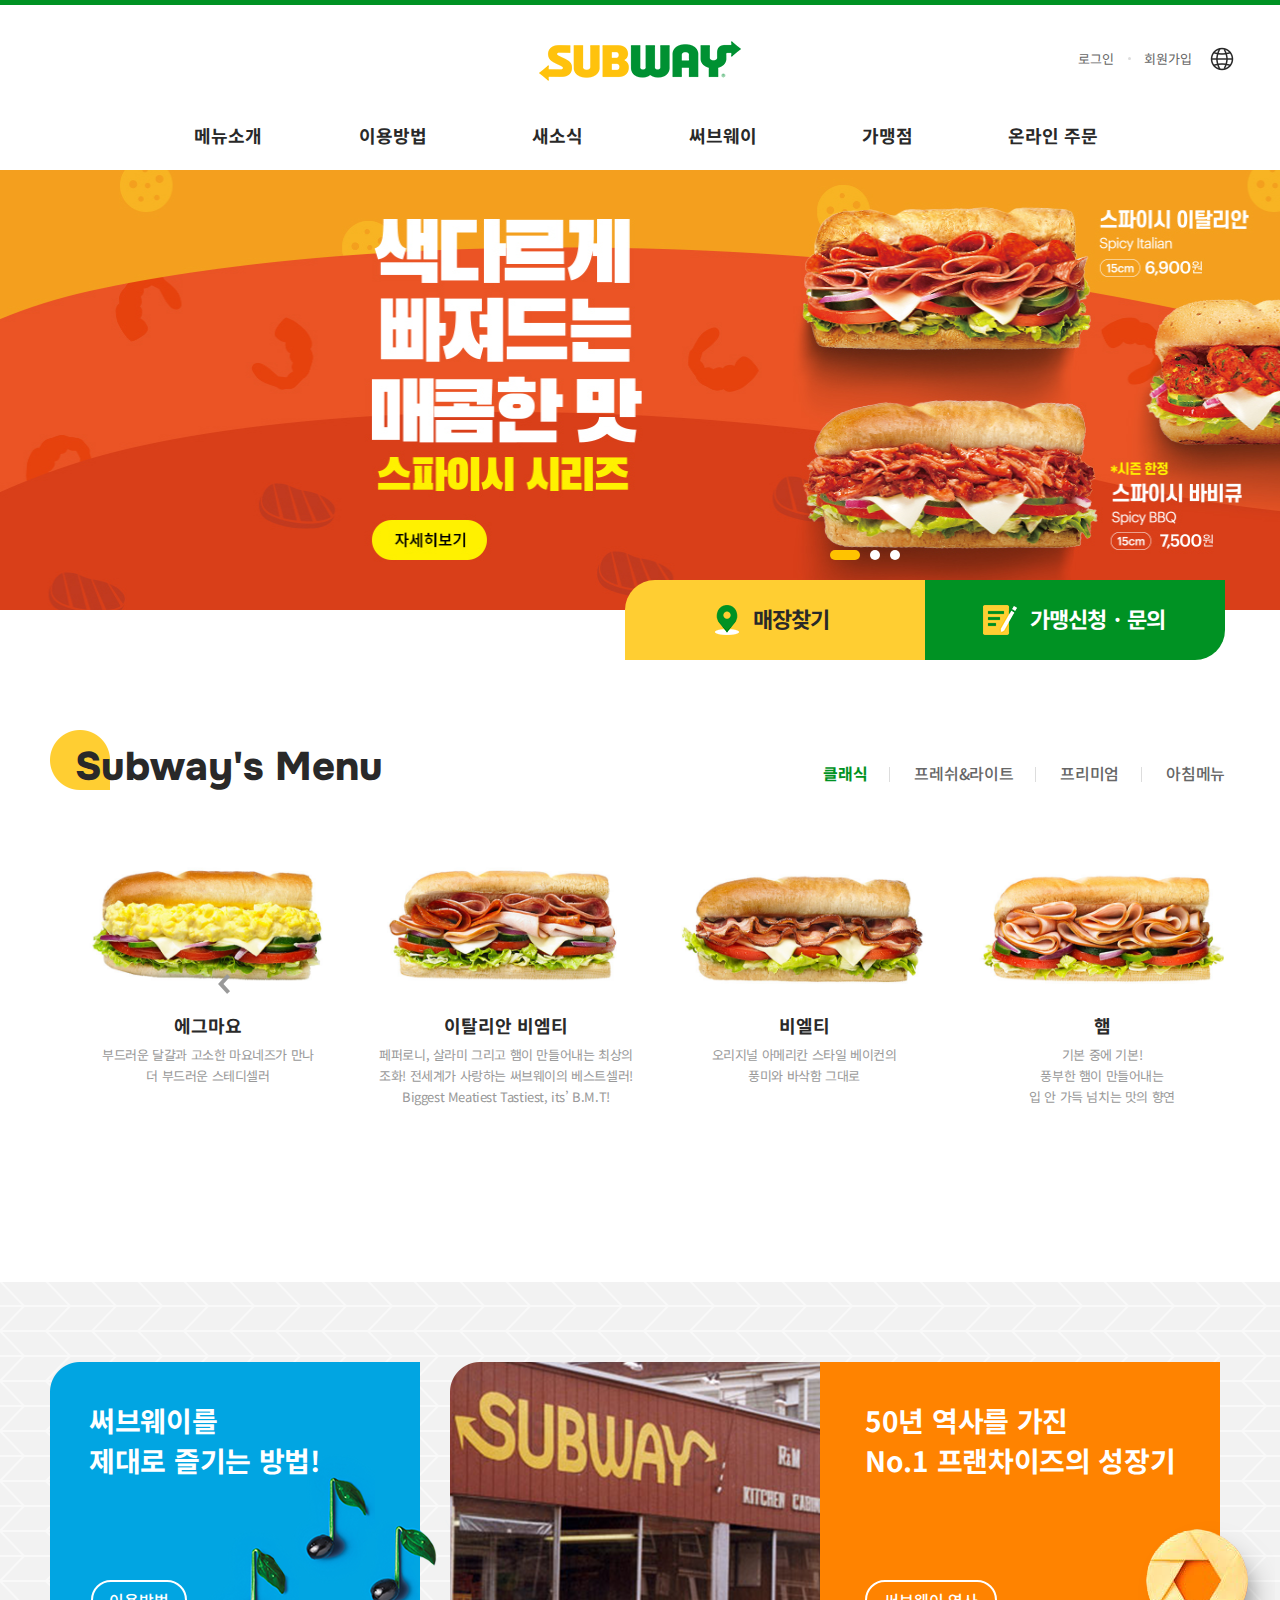
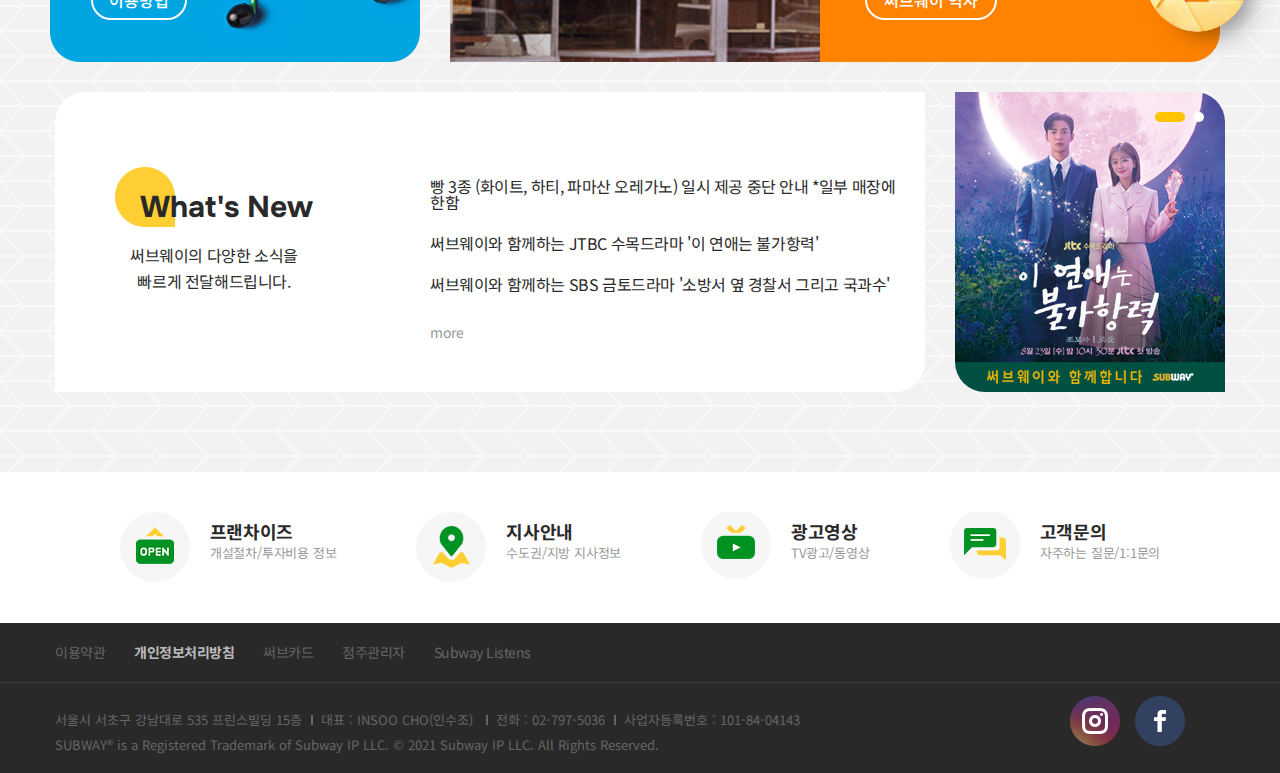
<file: index.html>
<!DOCTYPE html>
<html lang="ko">
  <head>
    <meta charset="UTF-8" />
    <meta name="viewport" content="width=device-width, initial-scale=1.0" />
    <title>SUBWAY 써브웨이</title>
    <link rel="shortcut icon" type="image/x-icon" href="/images/subway_favicon.ico?v=2023051202">
    <link rel="stylesheet" href="css/default.css" />
    <link rel="stylesheet" href="css/style.css" />
  </head>
  <body>
    <header class="inner">
      <div class="header">
        <h1 class="logo">
          <a href="index.html"><img src="images/logo_w.png" alt="subway" /></a>
        </h1>
        <nav class="gnb">
          <h2 class="blind">주메뉴</h2>
          <ul>
            <li><a href="#">메뉴소개</a></li>
            <li><a href="#">이용방법</a></li>
            <li><a href="#">새소식</a></li>
            <li><a href="#">써브웨이</a></li>
            <li><a href="#">가맹점</a></li>
            <li><a href="#">온라인 주문</a></li>
          </ul>
        </nav>
        <ul class="util">
          <li><a href="login.html">로그인</a></li>
          <li><a href="#">회원가입</a></li>
          <li>
            <a href="#"><span class="blind">Global Subway</span></a>
          </li>
        </ul>
      </div>
      <!--//header-->
    </header>
    <main>
      <!--100%-->
      <div class="wrap">
        <div class="main_event">
          <!--100% 화면-->
          <a href="#"
            ><img
              src="images/main_event1.jpg"
              alt="색다르게 빠져드는 매콤한 맛 스파이시 시리즈"
            />
            <!-- <div class="button_box"> -->
            <button type="button" class="large"></button>
            <button type="button" class="small1"></button>
            <button type="button" class="small2"></button>
            <!-- </div> -->
          </a>
        </div>
        <!--//main_event-->
        <div class="quick_link">
          <ul class="quick_link_content">
            <li class="store">
              <a href="#"><strong>매장찾기</strong></a>
            </li>
            <li class="franchise">
              <a href="#"><strong>가맹신청 &middot; 문의</strong></a>
            </li>
          </ul>
          <!--//quick_link_content-->
        </div>
        <!--//quick_link-->
      </div>
      <!--//wrap-->
      <section>
        <div class="menu_wrap">
          <div class="menu_header">
            <h2>Subway's Menu</h2>
            <div class="menu_tab">
              <ul>
                <li><a href="#">클래식</a></li>
                <li><a href="#">프레쉬&라이트</a></li>
                <li><a href="#">프리미엄</a></li>
                <li><a href="#">아침메뉴</a></li>
              </ul>
            </div>
            <!--//menu_tab-->
          </div>
          <!--//menu_header-->
          <div class="menu_box">
            <!-- <div class="menu_img"> -->
            <ul>
              <li>
                <a href="#"
                  ><img src="images/sandwich_cl_egg.jpg" alt="에그마요" />
                  <strong class="title">에그마요</strong>
                  <p>
                    부드러운 달걀과 고소한 마요네즈가 만나<br />더 부드러운
                    스테디셀러
                  </p>
                </a>
              </li>
              <li>
                <a href="#"
                  ><img
                    src="images/sandwich_cl_bmt.jpg"
                    alt="이탈리안 비엠티"
                  /><strong class="title">이탈리안 비엠티</strong>
                  <p>
                    페퍼로니, 살라미 그리고 햄이 만들어내는 최상의 조화!
                    전세계가 사랑하는 써브웨이의 베스트셀러! Biggest Meatiest
                    Tastiest, its’ B.M.T!
                  </p>
                </a>
              </li>
              <li>
                <a href="#"
                  ><img src="images/sandwich_cl_blt.jpg" alt="비엘티" />
                  <strong class="title">비엘티</strong>
                  <p>
                    오리지널 아메리칸 스타일 베이컨의<br />풍미와 바삭함 그대로
                  </p>
                </a>
              </li>
              <li>
                <a href="#"
                  ><img src="images/sandwich_cl_ham.jpg" alt="햄" />
                  <strong class="title">햄</strong>
                  <p>
                    기본 중에 기본!<br />풍부한 햄이 만들어내는<br />입 안 가득
                    넘치는 맛의 향연
                  </p>
                </a>
              </li>
            </ul>
            <!-- </div> -->
            <!--//menu_img-->
            <div class="arrow">
              <a href="#" class="prev"><span class="blind">Prev</span></a>
              <a href="#" class="next"><span class="blind">Next</span></a>
            </div>
            <!--//arrow-->
          </div>
          <!--//menu_box-->
        </div>
        <!--//menu_wrap-->
      </section>
      <section class="notice">
        <div class="notice_wrap">
          <div class="content_top clear">
            <div class="utilization">
              <p>써브웨이를<br />제대로 즐기는 방법!</p>
              <a href="#"><span>이용방법</span></a>
            </div>
            <div class="history">
              <p>50년 역사를 가진<br />No.1 프랜차이즈의 성장기</p>
              <a href="#"><span>써브웨이 역사</span></a>
            </div>
          </div>
          <!--//content_top-->
          <div class="content_bottom clear">
            <div class="whats_new">
              <div class="whats_new_header">
                <h2>What's New</h2>
                <p>써브웨이의 다양한 소식을<br />빠르게 전달해드립니다.</p>
              </div>
              <!--//whats_new_header-->
              <div class="whats_new_list">
                <ul>
                  <li>
                    <a href="#"
                      >빵 3종 (화이트, 하티, 파마산 오레가노) 일시 제공 중단
                      안내 *일부 매장에 한함</a
                    >
                  </li>
                  <li>
                    <a href="#"
                      >써브웨이와 함께하는 JTBC 수목드라마 '이 연애는
                      불가항력'</a
                    >
                  </li>
                  <li>
                    <a href="#"
                      >써브웨이와 함께하는 SBS 금토드라마 '소방서 옆 경찰서
                      그리고 국과수'</a
                    >
                  </li>
                </ul>
                <a href="#" class="more">more</a>
              </div>
              <!--//whats_new_list-->
            </div>
            <!--//whats_new-->
            <div class="banner">
              <img
                src="images/270X300 (1)_20230829025721267.jpg"
                alt="이 연애는 불가항력"
              />
              <button type="button" class="large"></button>
              <button type="button" class="small1"></button>
            </div>
            <!--//banner-->
          </div>
          <!--//content_bottom-->
        </div>
        <!--//notice_wrap-->
      </section>
      <!--//notice-->
      <section>
        <div class="quick_menu">
          <ul>
            <li>
              <a href="#">
                <div class="icon"></div>
                <strong>프랜차이즈</strong>
                <span>개설절차/투자비용 정보</span>
              </a>
            </li>
            <li>
              <a href="#">
                <div class="icon"></div>
                <strong>지사안내</strong>
                <span>수도권/지방 지사정보</span>
              </a>
            </li>
            <li>
              <a href="#">
                <div class="icon"></div>
                <strong>광고영상</strong>
                <span>TV광고/동영상</span>
              </a>
            </li>
            <li>
              <a href="#">
                <div class="icon"></div>
                <strong>고객문의</strong>
                <span>자주하는 질문/1:1문의</span>
              </a>
            </li>
          </ul>
        </div>
        <!--//quick_menu-->
      </section>
    </main>
    <footer>
      <div class="foot_wrap">
        <div class="foot_top">
          <ul>
            <li><a href="#">이용약관</a></li>
            <li>
              <a href="#"><strong>개인정보처리방침</strong></a>
            </li>
            <li><a href="#">써브카드</a></li>
            <li><a href="#">점주관리자</a></li>
            <li><a href="#">Subway Listens</a></li>
          </ul>
        </div>
        <!--//foot_top-->
        <div class="foot_bottom">
          <address>
            <span>서울시 서초구 강남대로 535 프린스빌딩 15층</span
            ><span>대표 : INSOO CHO(인수조)</span>
            <span>전화 : 02-797-5036</span
            ><span>사업자등록번호 : 101-84-04143</span>
            <p>
              SUBWAY® is a Registered Trademark of Subway IP LLC. © 2021 Subway
              IP LLC. All Rights Reserved.
            </p>
            <ul class="sns">
              <li>
                <a href="#"
                  ><span class="blind">인스타그램</span
                  ><!--<img src="images/icon_sns_instar.png" alt="인스타그램"
                />--></a
                >
              </li>
              <li>
                <a href="#"
                  ><!--<img src="images/icon_sns_facebook.png" alt="페이스북"
                />--></a
                >
              </li>
            </ul>
          </address>
        </div>
        <!--//foot_bottom-->
      </div>
      <!--//foot_wrap-->
    </footer>
  </body>
</html>
</file>
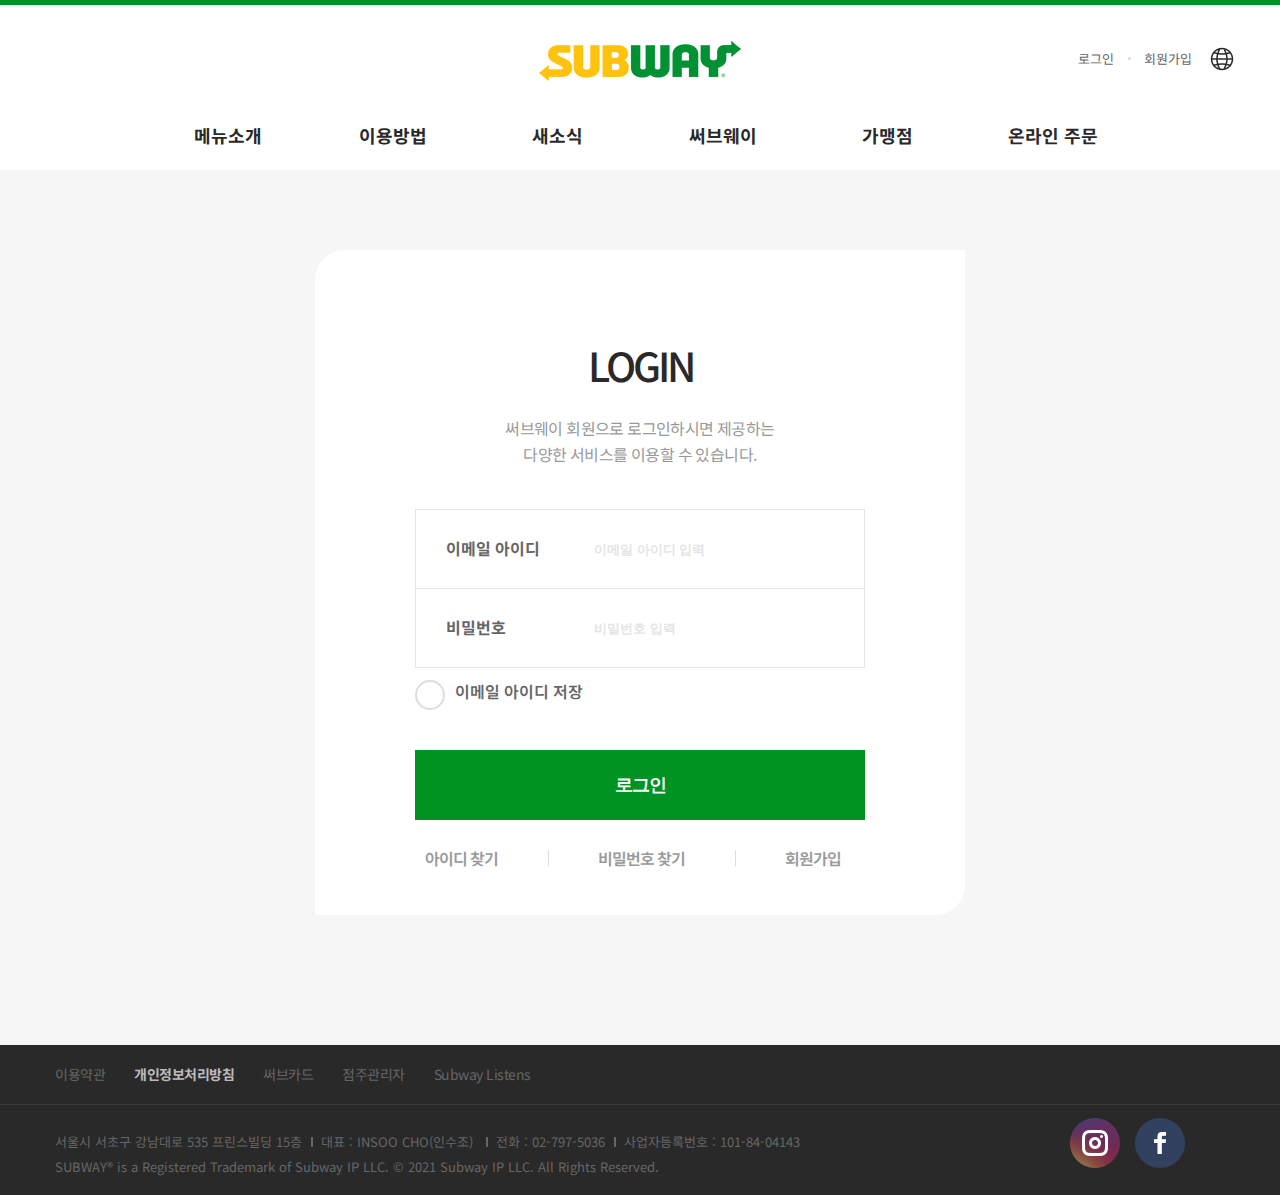
<file: login.html>
<!DOCTYPE html>
<html lang="ko">
  <head>
    <meta charset="UTF-8" />
    <meta name="viewport" content="width=device-width, initial-scale=1.0" />
    <title>로그인</title>
    <link rel="stylesheet" href="css/default.css" />
    <link rel="stylesheet" href="css/style.css" />
    <link rel="stylesheet" href="css/login.css" />
  </head>
  <body>
    <header class="inner">
      <div class="header">
        <h1 class="logo">
          <a href="index.html"><img src="images/logo_w.png" alt="subway" /></a>
        </h1>
        <nav class="gnb">
          <h2 class="blind">주메뉴</h2>
          <ul>
            <li><a href="#">메뉴소개</a></li>
            <li><a href="#">이용방법</a></li>
            <li><a href="#">새소식</a></li>
            <li><a href="#">써브웨이</a></li>
            <li><a href="#">가맹점</a></li>
            <li><a href="#">온라인 주문</a></li>
          </ul>
        </nav>
        <ul class="util">
          <li><a href="#">로그인</a></li>
          <li><a href="#">회원가입</a></li>
          <li>
            <a href="#"><span class="blind">Global Subway</span></a>
          </li>
        </ul>
      </div>
      <!--//header-->
    </header>
    <main>
      <section class="wrap">
        <div class="login_box">
          <h2>LOGIN</h2>
          <p>
            써브웨이 회원으로 로그인하시면 제공하는 다양한 서비스를 이용할 수
            있습니다.
          </p>
          <form action="" method="get">
            <p>
              <label for="user_id" class="user_id">이메일 아이디</label>
              <input
                type="text"
                id="user_id"
                name="user_id"
                placeholder="이메일 아이디 입력"
                required
              />
            </p>
            <p>
              <label for="user_pw" class="user_pw">비밀번호</label>
              <input
                type="password"
                id="user_pw"
                name="user_pw"
                placeholder="비밀번호 입력"
                required
              />
            </p>
            <span class="save_check">
              <input type="checkbox" id="save_id" name="save_id" />
              <label for="save">이메일 아이디 저장</label>
            </span>
          </form>
          <input type="submit" value="로그인" />
          <div class="signin_link">
            <ul>
              <li><a href="#">아이디 찾기</a></li>
              <li><a href="#">비밀번호 찾기</a></li>
              <li><a href="#">회원가입</a></li>
            </ul>
          </div>
          <!--//signin_link-->
        </div>
        <!--//login_box-->
      </section>
      <!--//wrap-->
    </main>
    <footer>
      <div class="foot_wrap">
        <div class="foot_top">
          <ul>
            <li><a href="#">이용약관</a></li>
            <li>
              <a href="#"><strong>개인정보처리방침</strong></a>
            </li>
            <li><a href="#">써브카드</a></li>
            <li><a href="#">점주관리자</a></li>
            <li><a href="#">Subway Listens</a></li>
          </ul>
        </div>
        <!--//foot_top-->
        <div class="foot_bottom">
          <address>
            <span>서울시 서초구 강남대로 535 프린스빌딩 15층</span
            ><span>대표 : INSOO CHO(인수조)</span>
            <span>전화 : 02-797-5036</span
            ><span>사업자등록번호 : 101-84-04143</span>
            <p>
              SUBWAY® is a Registered Trademark of Subway IP LLC. © 2021 Subway
              IP LLC. All Rights Reserved.
            </p>
            <ul class="sns">
              <li>
                <a href="#"
                  ><span class="blind">인스타그램</span
                  ><!--<img src="images/icon_sns_instar.png" alt="인스타그램"
                />--></a
                >
              </li>
              <li>
                <a href="#"
                  ><!--<img src="images/icon_sns_facebook.png" alt="페이스북"
                />--></a
                >
              </li>
            </ul>
          </address>
        </div>
        <!--//foot_bottom-->
      </div>
      <!--//foot_wrap-->
    </footer>
  </body>
</html>
</file>
<file: css/style.css>
@charset "utf-8"; /*다국어지원*/

@import url("https://fonts.googleapis.com/css2?family=Noto+Sans+KR:wght@300;400;500;600;700;800&display=swap");
@import url("https://fonts.googleapis.com/css2?family=Onest:wght@400;500;600;700;800&display=swap");

body {
  font-family: "Noto Sans KR", "Onest", sans-serif;
  font-size: 16px;
  color: #292929;
  line-height: 1;
}

header {
  width: 100%;
  height: 170px;
  border-top: 5px solid #009223;
  background: #fff;
}

.header {
  position: relative;
  width: 1180px;
  margin: auto;
}

header .logo {
  margin: 35px 0 25px;
  text-align: center;
}

/* 주메뉴 */
header nav {
  position: absolute;
  left: 50%;
  width: 100%;
  transform: translateX(-50%);
  text-align: center;
}

header nav ul {
  display: inline-block;
}

header nav li {
  float: left;
  width: 165px;
}

header nav li a {
  display: block;
  padding-top: 20px;
  font-size: 18px;
  font-weight: bold;
}

/*유틸메뉴*/
.util {
  position: absolute;
  right: -7px;
  top: 4px;
}

.util li {
  float: left;
  padding-left: 30px;
}

.util li:nth-child(1)::after {
  content: "";
  display: block;
  position: absolute;
  left: 80px;
  top: 50%;
  width: 3px;
  height: 3px;
  margin-top: -2px;
  border-radius: 50px;
  background: #ddd;
}

.util li a {
  display: block;
  height: 30px;
  font-size: 13px;
  color: #666666;
  font-weight: normal;
  line-height: 30px;
}

.util li:nth-child(3) {
  padding-left: 15px;
}

.util li:nth-child(3) a {
  background: url(../images/icon_utill_global.png) no-repeat;
  width: 30px;
}

/*main*/
.wrap {
  position: relative;
}

.main_event {
  width: 100%;
  text-align: center;
}

.main_event img {
  width: 1904px;
  height: 440px;
}

button.large {
  position: absolute;
  width: 30px;
  height: 10px;
  bottom: 50px;
  right: 420px;
  border-radius: 30px;
  background: #ffc300;
}

button.small1 {
  position: absolute;
  width: 10px;
  height: 10px;
  bottom: 50px;
  right: 400px;
  border-radius: 50%;
  background: #fff;
}

button.small2 {
  position: absolute;
  width: 10px;
  height: 10px;
  bottom: 50px;
  right: 380px;
  border-radius: 50%;
  background: #fff;
}

.quick_link {
  z-index: 100;
  position: absolute;
  left: 50%;
  bottom: -50px;
  margin-left: -15px;
}

.quick_link_content li {
  float: left;
}

.store a,
.franchise a {
  display: block;
  position: relative;
  width: 300px;
  height: 80px;
  letter-spacing: -1px;
}

.store a {
  border-radius: 30px 0 0 0;
  background: #ffce32;
}

.store strong {
  padding-left: 128px;
}

.store strong::before {
  content: "";
  display: inline-block;
  position: absolute;
  width: 24px;
  height: 30px;
  top: 25px;
  left: 90px;
  background: url(../images/icon_map.png) no-repeat 0 0;
}

.store strong,
.franchise strong {
  display: block;
  padding-top: 27px;
  font-size: 22px;
  font-weight: bold;
}

.franchise a {
  color: #fff;
  border-radius: 0 0 30px 0;
  background: #009223;
}

.franchise strong {
  padding-left: 105px;
}

.franchise strong::before {
  content: "";
  display: inline-block;
  position: absolute;
  width: 34px;
  height: 30px;
  top: 25px;
  left: 58px;
  background: url(../images/icon_franchise.png) no-repeat 0 0;
}

/*메뉴 부분*/
.menu_wrap {
  width: 100%;
  height: 672px;
  padding-top: 120px;
  background: #fff;
}

.menu_header {
  position: relative;
  width: 1170px;
  margin: 0 auto;
  padding-bottom: 33px;
}

.menu_header h2 {
  font-family: "Onest", sans-serif;
  font-size: 40px;
  font-weight: 800;
  height: 80px;
  margin: 0 0 10px -5px;
  padding: 17px 0 0 25px;
  background: url(../images/bul_tit.png) no-repeat 0 0;
}

/*menu_tab*/
.menu_tab {
  position: absolute;
  right: -47px;
  top: 35px;
}

.menu_tab li {
  float: left;
  position: relative;
  padding-right: 47px;
  letter-spacing: -0.3px;
}

.menu_tab li ~ li {
  font-weight: 500;
  color: #666666;
}

.menu_tab li:first-child {
  font-weight: bold;
  color: #009223;
}

.menu_tab ul li ~ li::after {
  content: "";
  position: absolute;
  left: -25px;
  top: 2px;
  width: 1px;
  height: 15px;
  background: #dddddd;
}

/*menu_box*/
.menu_box {
  position: relative;
  width: 100%;
}

.menu_box ul {
  width: 1200px;
  height: 320px;
  margin: -22px auto;
}

.menu_box ul li {
  float: left;
  padding-left: 38px;
}

.menu_box img {
  width: 260px;
  height: 182px;
}

.menu_box ul li strong {
  display: block;
  margin: 3px 0 10px;
  font-size: 18px;
  font-weight: bold;
  text-align: center;
}

.menu_box ul li p {
  width: 260px;
  margin: 0 auto;
  font-size: 13px;
  color: #999999;
  line-height: 21px;
  opacity: 1;
  letter-spacing: -0.4px;
  text-align: center;
}

/* arrow */
.arrow {
  position: relative;
  display: block;
  width: 1465px;
  height: 50px;
}

.arrow .prev::after {
  position: absolute;
  content: "";
  width: 50px;
  height: 50px;
  left: 200px;
  bottom: 170px;
  background: url(../images/icon_event_slider_arr.png) no-repeat;
  background-position: 0 0;
}

.arrow .next::after {
  position: absolute;
  content: "";
  width: 50px;
  height: 50px;
  right: -235px;
  bottom: 170px;
  background: url(../images/icon_event_slider_arr.png) no-repeat;
  background-position: 100% 0;
}

/* notice 부분 */
.notice {
  height: 790px;
  background: url(../images/bg_content.gif) 0 0;
}

.notice_wrap {
  width: 1280px;
  margin: 0 auto;
  padding: 80px 0;
}

.content_top {
  /* clear: both; */
  position: relative;
  padding-left: 50px;
}

.utilization {
  position: relative;
  float: left;
  width: 400px;
  height: 300px;
  background: url(../images/bg_utilization.png) no-repeat 0 0;
}

.utilization p {
  left: 39px;
}

.utilization p,
.history p {
  position: absolute;
  top: 38px;
  color: #fff;
  font-size: 28px;
  font-weight: bold;
  line-height: 40px;
  letter-spacing: -0.3px;
}

.utilization a {
  width: 96px;
  left: 41px;
}

.utilization a,
.history a {
  position: absolute;
  bottom: 42px;
  border: 2px solid #fff;
  border-radius: 20px;
}

.utilization a span,
.history a span {
  display: block;
  height: 36px;
  line-height: 36px;
  color: #fff;
  font-weight: 500;
  text-align: center;
}

.history {
  position: relative;
  float: left;
  width: 825px;
  height: 300px;
  background: url(../images/img_subway_history.png) no-repeat 0 0;
}

.history p {
  left: 415px;
}

.history a {
  width: 132px;
  left: 415px;
}

.content_bottom .whats_new {
  position: relative;
  float: left;
  width: 870px;
  height: 300px;
  margin: 30px 0 0 55px;
  background: #fff;
  border-radius: 30px 0 30px 0;
}

.whats_new_header {
  position: absolute;
  left: 60px;
  top: 75px;
}

.whats_new h2 {
  font-family: "Onest", sans-serif;
  font-size: 30px;
  font-weight: bold;
  height: 60px;
  padding: 25px 0 0 25px;
  margin-bottom: 15px;
  background: url(../images/bul_tit.png) no-repeat 0 0;
}

.content_bottom .whats_new p {
  text-align: center;
  line-height: 26px;
  letter-spacing: -0.4px;
}

.content_bottom .whats_new_list {
  position: absolute;
  left: 375px;
  bottom: 45px;
}

/* 공지사항 */
.whats_new_list ul li {
  margin-top: 25px;
}

.whats_new_list ul li a {
  position: relative;
  display: inline-block;
  letter-spacing: -0.4px;
}

.whats_new_list ul li a:hover {
  color: #009223;
  text-decoration: underline;
}

.whats_new_list .more {
  display: inline-block;
  padding: 33px 0 8px;
  color: #999999;
  font-size: 14px;
}

/* banner */
.banner {
  position: relative;
  float: left;
  width: 270px;
  height: 300px;
  margin: 30px 0 0 30px;
}

.banner img {
  border-radius: 0 30px 0 30px;
}

.banner button.large {
  position: absolute;
  width: 30px;
  height: 10px;
  top: 20px;
  right: 40px;
  border-radius: 30px;
  background: #ffc300;
}

.banner button.small1 {
  position: absolute;
  width: 10px;
  height: 10px;
  top: 20px;
  right: 21px;
  border-radius: 50%;
  background: #fff;
}

/* quick_menu */
.quick_menu {
  padding: 30px 0 30px;
  text-align: center;
  background: #fff;
}

.quick_menu ul {
  display: inline-block;
}

.quick_menu ul li {
  float: left;
  margin-left: 80px;
}

.quick_menu ul li:first-child {
  margin-left: 0;
}

.quick_menu ul li a {
  position: relative;
  display: block;
  height: 70px;
  padding-left: 90px;
}

.quick_menu ul li .icon {
  position: absolute;
  width: 70px;
  height: 70px;
  left: 0;
  top: -10px;
  background: url(../images/icon_quickmenu.png) no-repeat;
}

.quick_menu ul li .icon {
  background-position: 0 0;
}

.quick_menu ul li:nth-child(2) .icon {
  background-position: -70px 0;
}

.quick_menu ul li:nth-child(3) .icon {
  background-position: -140px 0;
}

.quick_menu ul li:nth-child(4) .icon {
  background-position: -210px 0;
}

.quick_menu ul li:nth-child(5) .icon {
  background-position: -240px 0;
}

.quick_menu ul li strong {
  display: block;
  font-size: 18px;
  margin-top: 20px;
  text-align: left;
  letter-spacing: -0.4px;
}

.quick_menu ul li span {
  display: block;
  font-size: 13px;
  margin-top: 6px;
  color: #999999;
  letter-spacing: -0.2px;
}

/* footer */
footer {
  position: relative;
  padding: 22px 0;
  background: #292929;
}

.foot_wrap {
  width: 1170px;
  margin: 0 auto;
}

.foot_wrap::after {
  position: absolute;
  content: "";
  left: 0;
  top: 59px;
  width: 100%;
  height: 1px;
  background: #3b3b3b;
}

.foot_top {
  height: 50px;
}

.foot_top ul li {
  float: left;
  margin-right: 29px;
}

.foot_top ul li a {
  display: block;
  color: #666666;
  font-size: 14px;
  letter-spacing: -0.5px;
}

.foot_top ul li a strong {
  color: #bbbbbb;
}

.foot_bottom address {
  position: relative;
  margin-top: 18px;
  color: #666666;
  font-size: 13px;
}

.foot_bottom address > span {
  position: relative;
  margin-right: 19px;
}

.foot_bottom address span ~ span::after {
  position: absolute;
  content: "";
  left: -10px;
  top: 5px;
  width: 2px;
  height: 10px;
  background: #666666;
}

.foot_bottom address p {
  padding-top: 12px;
}

.sns {
  position: absolute;
  float: right;
  right: 25px;
  bottom: 5px;
}

.sns li {
  float: left;
  margin-right: 15px;
}

.sns li:nth-child(1) {
  display: block;
  width: 50px;
  height: 50px;
  background: url(../images/icon_sns_instar.png) no-repeat 0 0;
}

.sns li:nth-child(2) {
  display: block;
  width: 50px;
  height: 50px;
  background: url(../images/icon_sns_facebook.png) no-repeat 0 0;
}
</file>
<file: css/login.css>
@charset "utf-8"; /*다국어지원*/

@import url("https://fonts.googleapis.com/css2?family=Noto+Sans+KR:wght@300;400;500;600;700;800&display=swap");
@import url("https://fonts.googleapis.com/css2?family=Onest:wght@400;500;600;700;800&display=swap");

body {
  font-family: "Noto Sans KR", "Onest", sans-serif;
  font-size: 16px;
  color: #292929;
  line-height: 1;
}

header {
  width: 100%;
  height: 170px;
  border-top: 5px solid #009223;
  background: #fff;
}

.header {
  position: relative;
  width: 1180px;
  margin: auto;
}

header .logo {
  margin: 35px 0 25px;
  text-align: center;
}

/* 주메뉴 */
header nav {
  position: absolute;
  left: 50%;
  width: 100%;
  transform: translateX(-50%);
  text-align: center;
}

header nav ul {
  display: inline-block;
}

header nav li {
  float: left;
  width: 165px;
}

header nav li a {
  display: block;
  padding-top: 20px;
  font-size: 18px;
  font-weight: bold;
}

/*유틸메뉴*/
.util {
  position: absolute;
  right: -7px;
  top: 4px;
}

.util li {
  float: left;
  padding-left: 30px;
}

.util li:nth-child(1)::after {
  content: "";
  display: block;
  position: absolute;
  left: 80px;
  top: 50%;
  width: 3px;
  height: 3px;
  margin-top: -2px;
  border-radius: 50px;
  background: #ddd;
}

.util li a {
  display: block;
  height: 30px;
  font-size: 13px;
  color: #666666;
  font-weight: normal;
  line-height: 30px;
}

.util li:nth-child(3) {
  padding-left: 15px;
}

.util li:nth-child(3) a {
  background: url(../images/icon_utill_global.png) no-repeat;
  width: 30px;
}

/* main */
.wrap {
  padding: 80px;
  width: 100%;
  height: 875px;
  background: #f6f6f6;
}

.login_box {
  position: relative;
  margin: auto;
  text-align: center;
  width: 650px;
  height: 665px;
  background: #fff;
  border-radius: 30px 0;
}

.login_box h2 {
  padding-top: 95px;
  font-size: 40px;
  font-weight: 500;
  letter-spacing: -3px;
}

.login_box > p {
  display: inline-block;
  width: 300px;
  height: 45px;
  margin: 30px 0 50px 0;
  line-height: 26px;
  letter-spacing: -0.6px;
  color: #999999;
}

form {
  position: absolute;
  float: left;
  width: 450px;
  height: 160px;
  margin-left: 100px;
}

form p {
  position: relative;
  height: 80px;
  line-height: 100px;
  margin-top: -1px;
  font-size: 16px;
  font-weight: bold;
  border: 1px solid #e5e5e5;
}

form p label {
  position: absolute;
  left: -20px;
  bottom: -60px;
  margin: 50px;
  color: #666;
}

form p input {
  position: absolute;
  width: 200px;
  top: 32px;
  right: 70px;
  font-weight: bold;
  color: #292929;
}

form p input::placeholder {
  color: #e5e5e5;
}

.save_check {
  position: absolute;
  height: 50px;
  left: 0px;
  bottom: -60px;
}

input[type="checkbox"] {
  display: none;
}

.save_check::before {
  position: absolute;
  content: "";
  width: 26px;
  height: 26px;
  left: 0;
  top: 0;
  border: 2px solid #ddd;
  border-radius: 50px;
}

.save_check label {
  margin-left: 40px;
  font-weight: 600;
  color: #666;
}

input[type="submit"] {
  position: relative;
  left: 0;
  top: 240px;
  width: 450px;
  height: 70px;
  font-size: 18px;
  font-weight: bold;
  letter-spacing: -1px;
  color: #fff;
  background: #009223;
}

.signin_link {
  position: absolute;
  left: 10px;
  bottom: 45px;
  width: 600px;
  height: 20px;
}

.signin_link ul li {
  position: relative;
  float: left;
  margin-left: 100px;
  font-weight: 600;
  letter-spacing: -1px;
  color: #999;
}

.signin_link ul li ~ li::after {
  content: "";
  position: absolute;
  width: 1px;
  height: 16px;
  left: -50px;
  top: 0;
  background: #ddd;
}

/* footer */
footer {
  position: relative;
  padding: 22px 0;
  background: #292929;
}

.foot_wrap {
  width: 1170px;
  margin: 0 auto;
}

.foot_wrap::after {
  position: absolute;
  content: "";
  left: 0;
  top: 59px;
  width: 100%;
  height: 1px;
  background: #3b3b3b;
}

.foot_top {
  height: 50px;
}

.foot_top ul li {
  float: left;
  margin-right: 29px;
}

.foot_top ul li a {
  display: block;
  color: #666666;
  font-size: 14px;
  letter-spacing: -0.5px;
}

.foot_top ul li a strong {
  color: #bbbbbb;
}

.foot_bottom address {
  position: relative;
  margin-top: 18px;
  color: #666666;
  font-size: 13px;
}

.foot_bottom address > span {
  position: relative;
  margin-right: 19px;
}

.foot_bottom address span ~ span::after {
  position: absolute;
  content: "";
  left: -10px;
  top: 5px;
  width: 2px;
  height: 10px;
  background: #666666;
}

.foot_bottom address p {
  padding-top: 12px;
}

.sns {
  position: absolute;
  float: right;
  right: 25px;
  bottom: 5px;
}

.sns li {
  float: left;
  margin-right: 15px;
}

.sns li:nth-child(1) {
  display: block;
  width: 50px;
  height: 50px;
  background: url(../images/icon_sns_instar.png) no-repeat 0 0;
}

.sns li:nth-child(2) {
  display: block;
  width: 50px;
  height: 50px;
  background: url(../images/icon_sns_facebook.png) no-repeat 0 0;
}
</file>
<file: css/default.css>
@charset "utf-8";

/* Reset */
* {
  box-sizing: border-box;
}

html,
body,
h1,
h2,
h3,
h4,
h5,
h6,
div,
p,
blockquote,
pre,
code,
address,
ul,
ol,
li,
menu,
nav,
section,
article,
aside,
dl,
dt,
dd,
table,
thead,
tbody,
tfoot,
label,
caption,
th,
td,
form,
fieldset,
legend,
hr,
input,
button,
textarea,
object,
figure,
figcaption {
  margin: 0;
  padding: 0;
  word-break: keep-all;
}

html,
body {
  width: 100%;
}

html {
  -webkit-touch-callout: none;
  -webkit-user-select: none;
  -webkit-tap-highlight-color: rgba(0, 0, 0, 0);
}

body {
  width: 100%;
  min-width: 320px;
  -webkit-text-size-adjust: none;
  word-wrap: break-word;
  word-break: break-all;
}

body,
input,
select,
textarea,
button {
  border: none;
}

ul,
ol,
li {
  list-style: none;
}

table {
  width: 100%;
  border-spacing: 0;
  border-collapse: collapse;
}

img,
fieldset {
  border: 0;
}

address,
cite,
code,
em {
  font-style: normal;
  font-weight: normal;
}

label,
img,
input,
select,
textarea,
button {
  vertical-align: middle;
}

.hide,
caption,
legend,
.blind {
  position: absolute;
  width: 1px;
  height: 1px;
  clip: rect(0 0 0 0);
  overflow: hidden;
}
hr {
  display: none;
}

main,
header,
section,
nav,
footer,
aside,
article,
figure {
  display: block;
}

a {
  color: inherit;
  text-decoration: none;
}

.clear {
  clear: both;
}

.clear:after {
  content: "";
  display: block;
  clear: both;
}

.flex {
  display: flex;
}

/*skipNavi*/
#skipNavi {
  position: relative;
  z-index: 999;
}
#skipNavi a {
  position: absolute;
  top: -40px;
  left: 0;
  width: 100%;
  line-height: 40px;
  background: #000;
  color: #fff;
  text-align: center;
}
#skipNavi a:focus,
#skipNavi a:active {
  top: 0;
}
</file>
